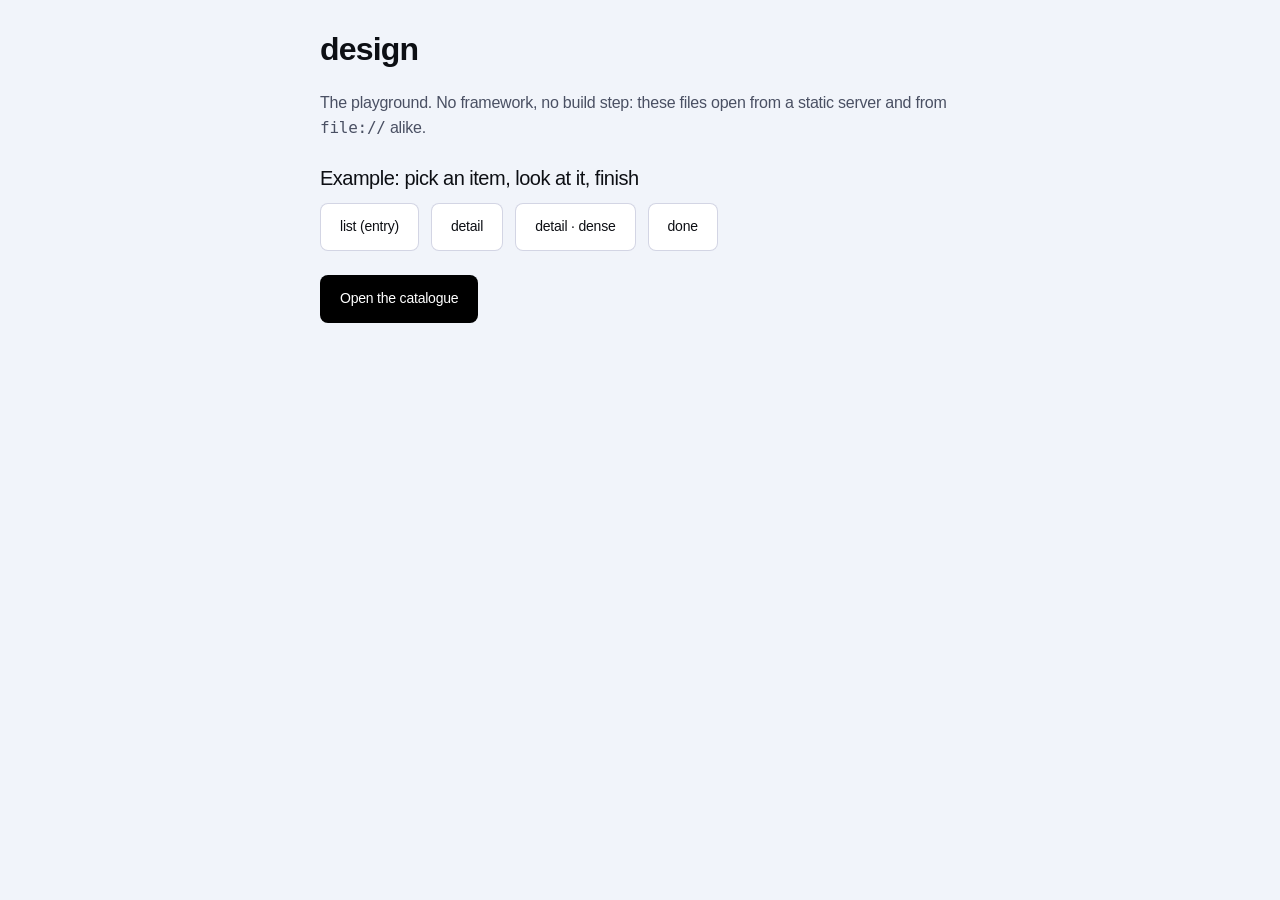
<file: tests/fixtures/vanilla/design/index.html>
<!doctype html>
<html lang="en">
  <head>
    <meta charset="utf-8" />
    <meta name="viewport" content="width=device-width, initial-scale=1" />
    <title>design: journeys and the catalogue</title>
    <script src="./studio-bridge.js"></script>
    <link rel="stylesheet" href="./components.css" />
  </head>
  <body>
    <main data-slot="page">
      <h1 data-slot="heading">design</h1>
      <p data-slot="text" data-tone="muted">
        The playground. No framework, no build step: these files open from a static server and
        from <code>file://</code> alike.
      </p>
      <div data-slot="stack">
        <h2 data-slot="heading" data-size="card">Example: pick an item, look at it, finish</h2>
        <div data-slot="row">
          <a data-slot="button" data-variant="secondary" href="./journeys/example/list.html">list (entry)</a>
          <a data-slot="button" data-variant="secondary" href="./journeys/example/detail.html">detail</a>
          <a data-slot="button" data-variant="secondary" href="./journeys/example/detail--dense.html">detail · dense</a>
          <a data-slot="button" data-variant="secondary" href="./journeys/example/done.html">done</a>
        </div>
      </div>
      <div data-slot="row">
        <a data-slot="button" href="./catalogue.html">Open the catalogue</a>
      </div>
    </main>
  </body>
</html>
</file>
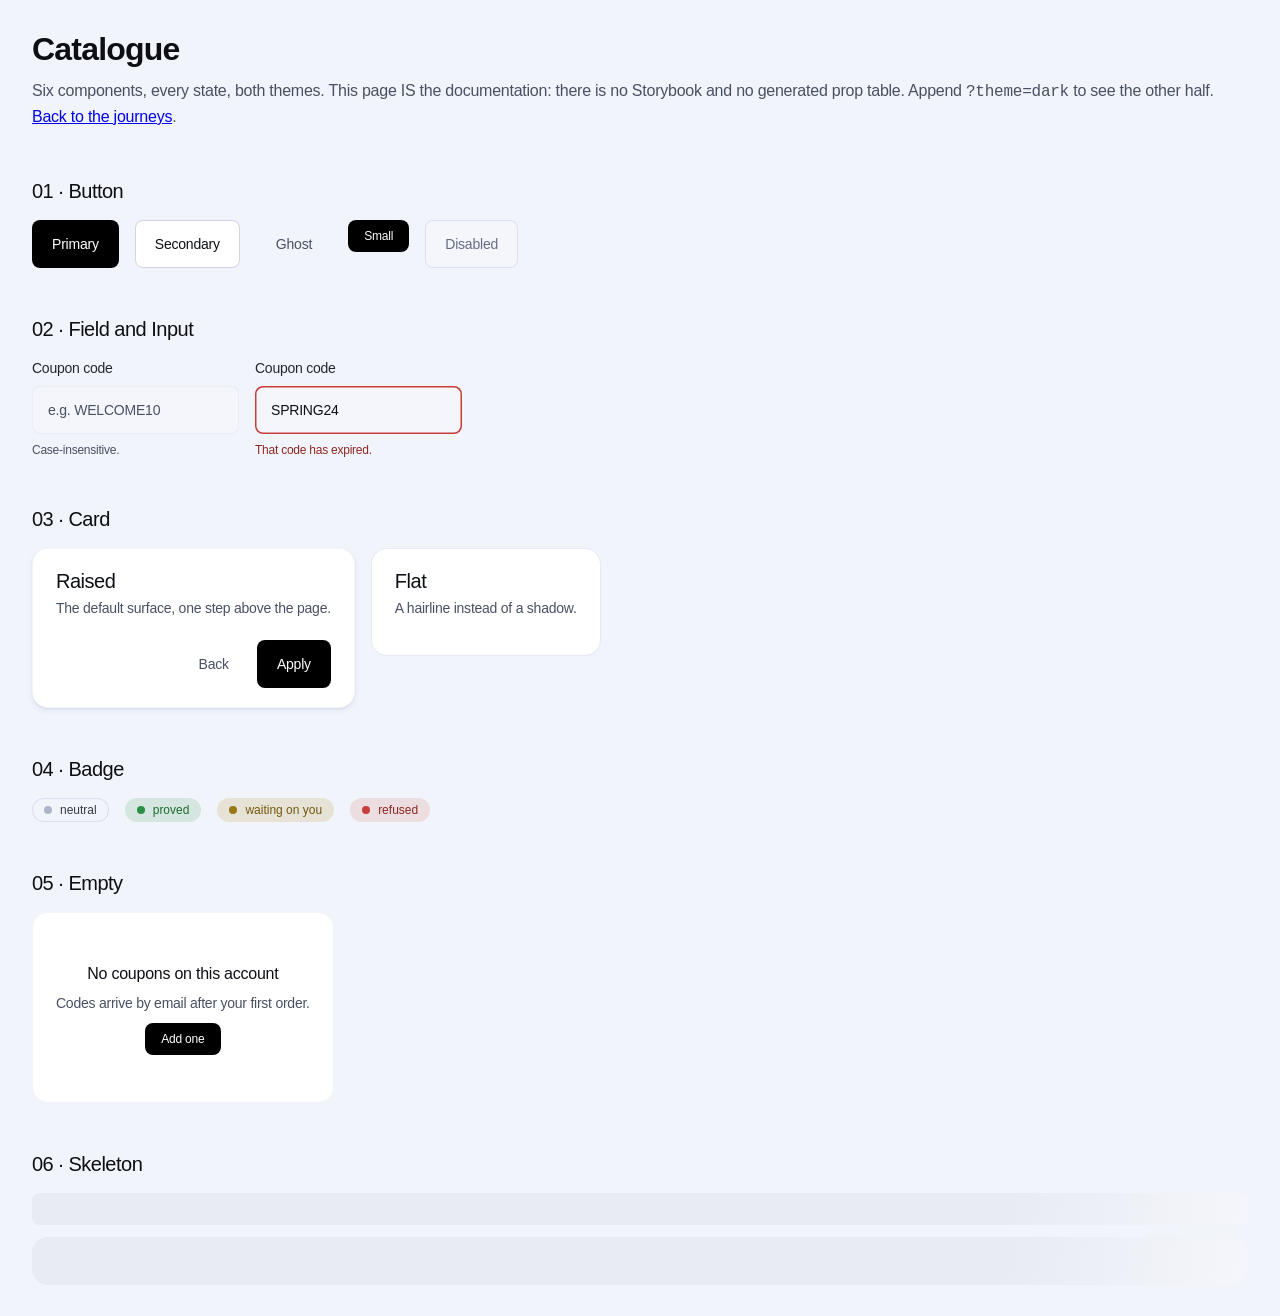
<file: tests/fixtures/vanilla/design/catalogue.html>
<!doctype html>
<html lang="en">
  <head>
    <meta charset="utf-8" />
    <meta name="viewport" content="width=device-width, initial-scale=1" />
    <title>catalogue: every component, every state, both themes</title>
    <!-- The bridge stamps `?theme=` on <html> before first paint, so a screenshot never catches
         a flash of the other theme. `?theme=dark` is the only door; nothing is remembered, because
         a design review that starts in whatever theme the last reader left it in is a review of
         the wrong screen. -->
    <script src="./studio-bridge.js"></script>
    <link rel="stylesheet" href="./components.css" />
  </head>
  <body>
    <div data-slot="catalogue">
      <header data-slot="stack">
        <h1 data-slot="heading">Catalogue</h1>
        <p data-slot="text" data-tone="muted">
          Six components, every state, both themes. This page IS the documentation: there is no
          Storybook and no generated prop table. Append <code>?theme=dark</code> to see the other
          half. <a href="./index.html">Back to the journeys</a>.
        </p>
      </header>

      <section data-slot="catalogue-section">
        <h2 data-slot="heading" data-size="card">01 · Button</h2>
        <div data-slot="catalogue-row">
          <button data-slot="button" type="button">Primary</button>
          <button data-slot="button" data-variant="secondary" type="button">Secondary</button>
          <button data-slot="button" data-variant="ghost" type="button">Ghost</button>
          <button data-slot="button" data-size="sm" type="button">Small</button>
          <button data-slot="button" disabled type="button">Disabled</button>
        </div>
      </section>

      <section data-slot="catalogue-section">
        <h2 data-slot="heading" data-size="card">02 · Field and Input</h2>
        <div data-slot="catalogue-row">
          <div data-slot="field">
            <label data-slot="field-label" for="cat-a">Coupon code</label>
            <input data-slot="input" id="cat-a" placeholder="e.g. WELCOME10" />
            <p data-slot="field-hint">Case-insensitive.</p>
          </div>
          <div data-slot="field">
            <label data-slot="field-label" for="cat-b">Coupon code</label>
            <input aria-invalid="true" data-slot="input" id="cat-b" value="SPRING24" />
            <p data-slot="field-error">That code has expired.</p>
          </div>
        </div>
      </section>

      <section data-slot="catalogue-section">
        <h2 data-slot="heading" data-size="card">03 · Card</h2>
        <div data-slot="catalogue-row">
          <div data-slot="card">
            <div data-slot="card-header">
              <h3 data-slot="card-title">Raised</h3>
              <p data-slot="card-description">The default surface, one step above the page.</p>
            </div>
            <div data-slot="card-footer">
              <button data-slot="button" data-variant="ghost" type="button">Back</button>
              <button data-slot="button" type="button">Apply</button>
            </div>
          </div>
          <div data-slot="card" data-surface="flat">
            <div data-slot="card-header">
              <h3 data-slot="card-title">Flat</h3>
              <p data-slot="card-description">A hairline instead of a shadow.</p>
            </div>
          </div>
        </div>
      </section>

      <section data-slot="catalogue-section">
        <h2 data-slot="heading" data-size="card">04 · Badge</h2>
        <div data-slot="catalogue-row">
          <span data-slot="badge"><span data-slot="badge-dot"></span>neutral</span>
          <span data-slot="badge" data-tone="success"><span data-slot="badge-dot"></span>proved</span>
          <span data-slot="badge" data-tone="warn"><span data-slot="badge-dot"></span>waiting on you</span>
          <span data-slot="badge" data-tone="danger"><span data-slot="badge-dot"></span>refused</span>
        </div>
      </section>

      <section data-slot="catalogue-section">
        <h2 data-slot="heading" data-size="card">05 · Empty</h2>
        <div data-slot="catalogue-row">
          <div data-slot="empty">
            <h4 data-slot="empty-title">No coupons on this account</h4>
            <p data-slot="empty-description">Codes arrive by email after your first order.</p>
            <button data-slot="button" data-size="sm" type="button">Add one</button>
          </div>
        </div>
      </section>

      <section data-slot="catalogue-section">
        <h2 data-slot="heading" data-size="card">06 · Skeleton</h2>
        <div data-slot="stack">
          <span data-slot="skeleton"></span>
          <span data-slot="skeleton" data-shape="card"></span>
        </div>
      </section>
    </div>
  </body>
</html>
</file>
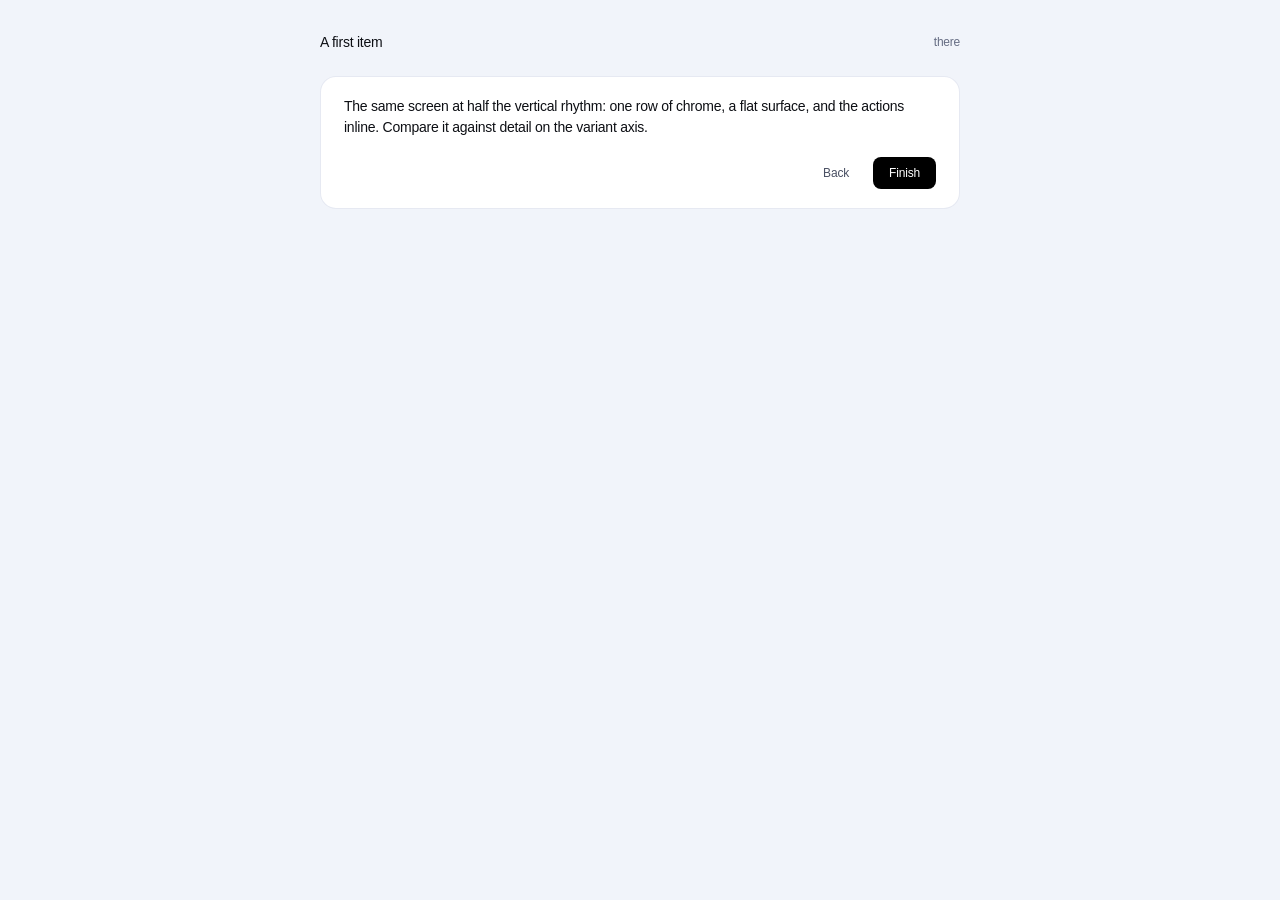
<file: tests/fixtures/vanilla/design/journeys/example/detail--dense.html>
<!doctype html>
<html lang="en">
  <head>
    <meta charset="utf-8" />
    <meta name="viewport" content="width=device-width, initial-scale=1" />
    <title>detail · dense · example</title>
    <!-- RELATIVE, NOT ABSOLUTE: a static journey is real files, so `../../studio-bridge.js`
         resolves under a static server AND under file://. (A framework design app is a single
         page served at every screen path, and uses `/studio-bridge.js` instead.) The tag is a
         CLASSIC script in <head> — no defer, no module — so `?state`, `?variant` and `?theme`
         are on <html> before first paint. -->
    <script src="../../studio-bridge.js"></script>
    <link rel="stylesheet" href="../../components.css" />
  </head>
  <body>
    <main data-screen="detail" data-slot="page" data-states="error ready">
      <div data-justify="between" data-slot="row">
        <p data-slot="text" data-size="sm">A first item</p>
        <p data-slot="text" data-size="xs" data-tone="quiet"><span data-bind="visitor">there</span></p>
      </div>

      <div data-slot="card" data-surface="flat">
        <div data-slot="stack">
          <span data-slot="badge" data-tone="danger" data-when="error"><span data-slot="badge-dot"></span>could not save</span>
          <p data-slot="text" data-size="sm">
            The same screen at half the vertical rhythm: one row of chrome, a flat surface, and the
            actions inline. Compare it against detail on the variant axis.
          </p>
        </div>
        <div data-slot="card-footer">
          <button data-go="back" data-size="sm" data-slot="button" data-variant="ghost" type="button">Back</button>
          <button data-go="done" data-size="sm" data-slot="button" type="button">Finish</button>
        </div>
      </div>
    </main>
  </body>
</html>
</file>
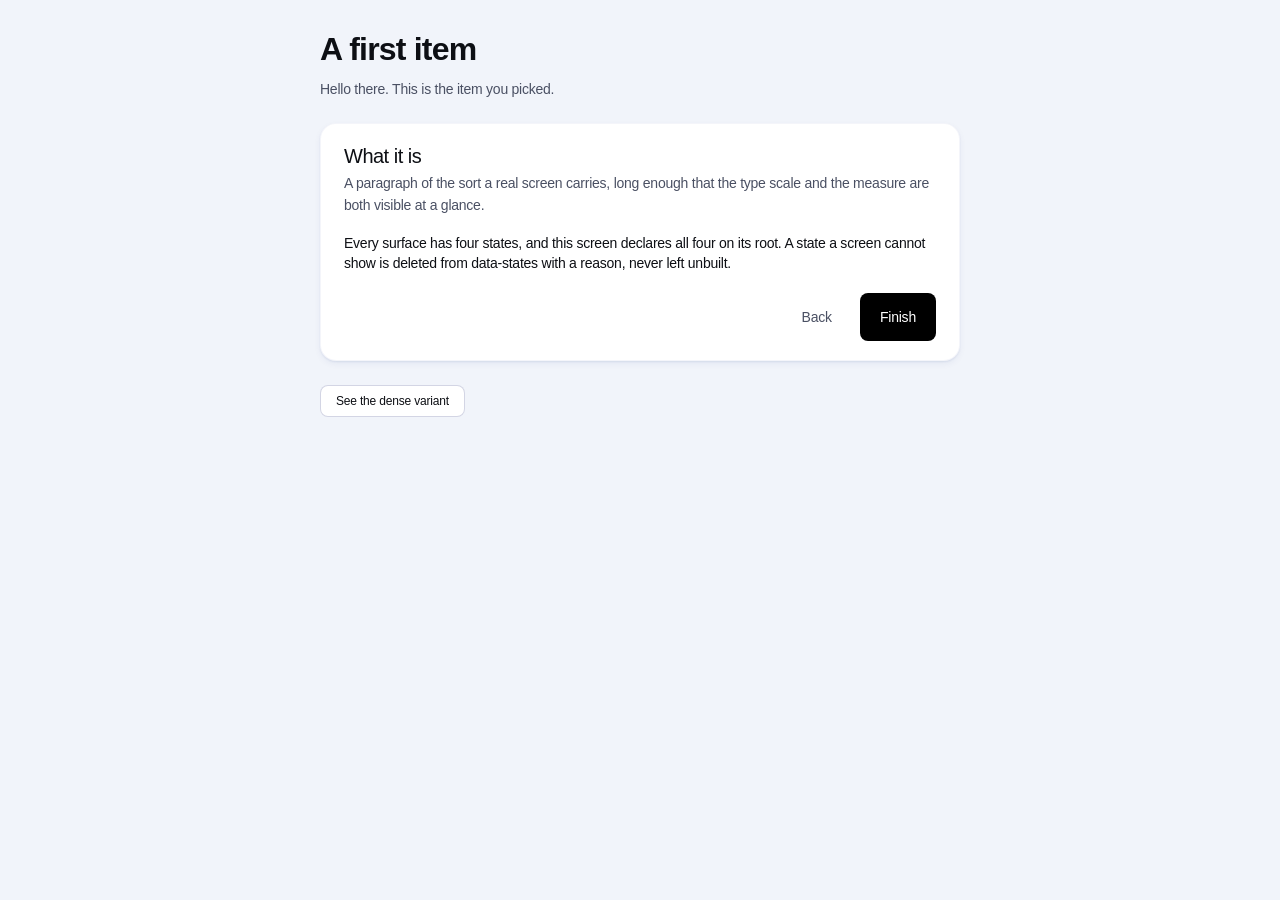
<file: tests/fixtures/vanilla/design/journeys/example/detail.html>
<!doctype html>
<html lang="en">
  <head>
    <meta charset="utf-8" />
    <meta name="viewport" content="width=device-width, initial-scale=1" />
    <title>detail · example</title>
    <!-- RELATIVE, NOT ABSOLUTE: a static journey is real files, so `../../studio-bridge.js`
         resolves under a static server AND under file://. (A framework design app is a single
         page served at every screen path, and uses `/studio-bridge.js` instead.) The tag is a
         CLASSIC script in <head> — no defer, no module — so `?state`, `?variant` and `?theme`
         are on <html> before first paint. -->
    <script src="../../studio-bridge.js"></script>
    <link rel="stylesheet" href="../../components.css" />
  </head>
  <body>
    <main data-screen="detail" data-slot="page" data-states="empty loading error ready">
      <div data-slot="stack">
        <h1 data-slot="heading">A first item</h1>
        <p data-slot="text" data-size="sm" data-tone="muted">
          Hello <span data-bind="visitor">there</span>. This is the item you picked.
        </p>
      </div>

      <div data-slot="stack" data-when="loading">
        <span data-slot="skeleton"></span>
        <span data-slot="skeleton" data-shape="card"></span>
      </div>

      <div data-when="empty">
        <div data-slot="empty">
          <h4 data-slot="empty-title">Nothing to show</h4>
          <p data-slot="empty-description">This item has no content yet.</p>
        </div>
      </div>

      <div data-slot="card" data-when="error ready">
        <div data-slot="card-header">
          <h3 data-slot="card-title">What it is</h3>
          <p data-slot="card-description">
            A paragraph of the sort a real screen carries, long enough that the type scale and the
            measure are both visible at a glance.
          </p>
        </div>
        <div data-slot="stack">
          <span data-slot="badge" data-tone="danger" data-when="error"><span data-slot="badge-dot"></span>could not save</span>
          <p data-slot="text" data-size="sm">
            Every surface has four states, and this screen declares all four on its root. A state a
            screen cannot show is deleted from data-states with a reason, never left unbuilt.
          </p>
        </div>
        <div data-slot="card-footer">
          <button data-go="back" data-slot="button" data-variant="ghost" type="button">Back</button>
          <button data-go="done" data-slot="button" type="button">Finish</button>
        </div>
      </div>

      <div data-slot="row">
        <!-- A VARIANT IS A FILE. In a static journey the bridge rewrites this to
             `detail--dense.html`; in a framework journey it becomes `?variant=dense`. -->
        <button data-go="detail?variant=dense" data-size="sm" data-slot="button" data-variant="secondary" type="button">
          See the dense variant
        </button>
      </div>
    </main>
  </body>
</html>
</file>
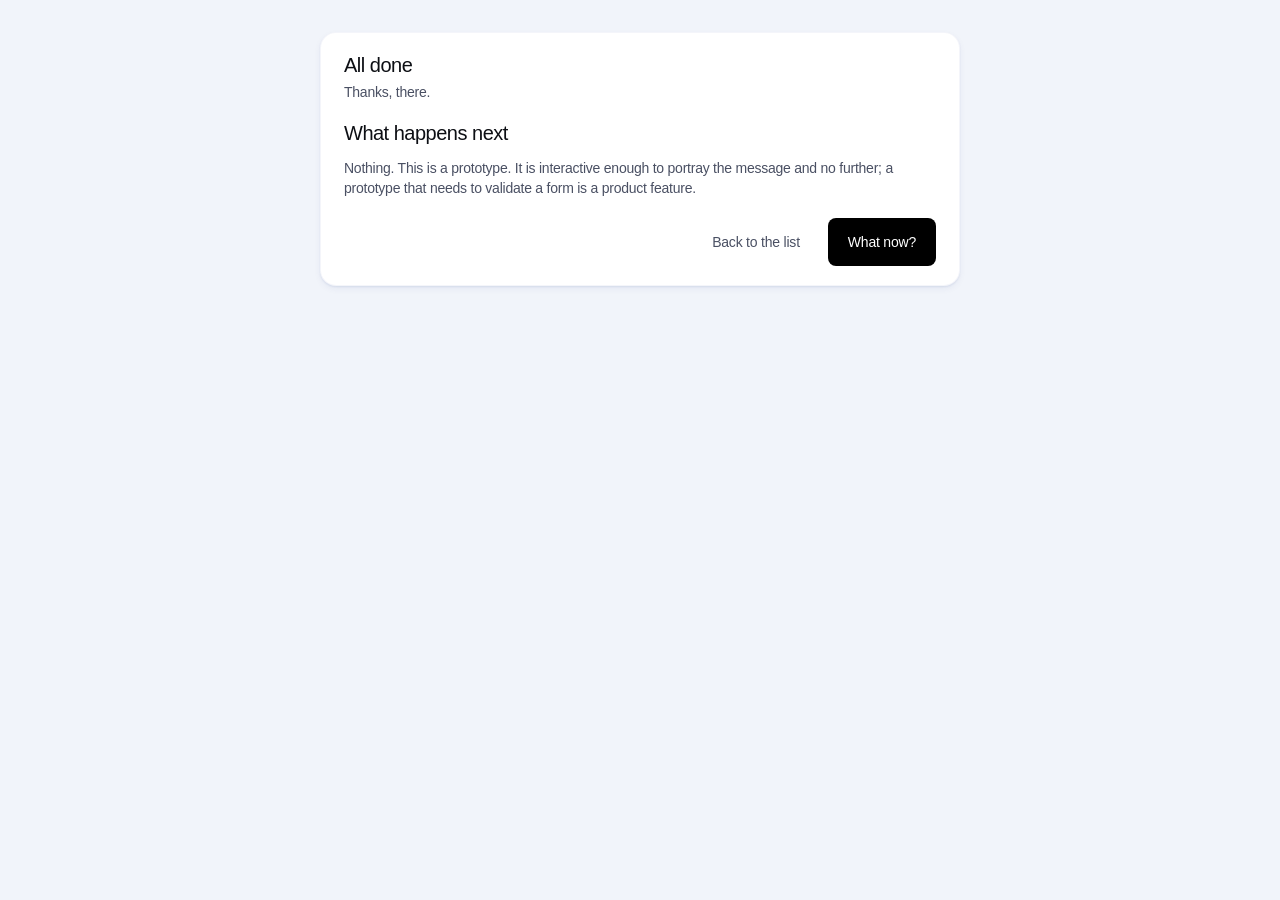
<file: tests/fixtures/vanilla/design/journeys/example/done.html>
<!doctype html>
<html lang="en">
  <head>
    <meta charset="utf-8" />
    <meta name="viewport" content="width=device-width, initial-scale=1" />
    <title>done · example</title>
    <!-- RELATIVE, NOT ABSOLUTE: a static journey is real files, so `../../studio-bridge.js`
         resolves under a static server AND under file://. (A framework design app is a single
         page served at every screen path, and uses `/studio-bridge.js` instead.) The tag is a
         CLASSIC script in <head> — no defer, no module — so `?state`, `?variant` and `?theme`
         are on <html> before first paint. -->
    <script src="../../studio-bridge.js"></script>
    <link rel="stylesheet" href="../../components.css" />
  </head>
  <body>
    <main data-screen="done" data-slot="page" data-states="error ready">
      <div data-when="error">
        <div data-slot="empty">
          <h4 data-slot="empty-title">Not finished</h4>
          <p data-slot="empty-description">Something went wrong on the way here.</p>
          <button data-go="list" data-slot="button" type="button">Start again</button>
        </div>
      </div>

      <div data-slot="card" data-when="ready">
        <div data-slot="card-header">
          <h3 data-slot="card-title">All done</h3>
          <p data-slot="card-description">Thanks, <span data-bind="visitor">there</span>.</p>
        </div>
        <div data-slot="stack">
          <h2 data-slot="heading" data-size="card">What happens next</h2>
          <p data-slot="text" data-size="sm" data-tone="muted">
            Nothing. This is a prototype. It is interactive enough to portray the message and no
            further; a prototype that needs to validate a form is a product feature.
          </p>
        </div>
        <div data-slot="card-footer">
          <!-- The back edge: the flow map breaks the cycle here and draws this one dashed. -->
          <button data-go="list" data-slot="button" data-variant="ghost" type="button">Back to the list</button>
          <!-- An OVERLAY is Figma's second action: `data-go="#id"` opens a <dialog> in place. -->
          <button data-go="#what-now" data-slot="button" type="button">What now?</button>
        </div>
      </div>

      <dialog data-slot="card" id="what-now">
        <div data-slot="stack">
          <h2 data-slot="heading" data-size="card">What now</h2>
          <p data-slot="text" data-size="sm">
            Comment on anything in this screen from the studio, send the round, and the agent
            answers it item by item.
          </p>
          <form data-justify="end" data-slot="row" method="dialog">
            <button data-size="sm" data-slot="button" data-variant="secondary" type="submit">Close</button>
          </form>
        </div>
      </dialog>
    </main>
  </body>
</html>
</file>
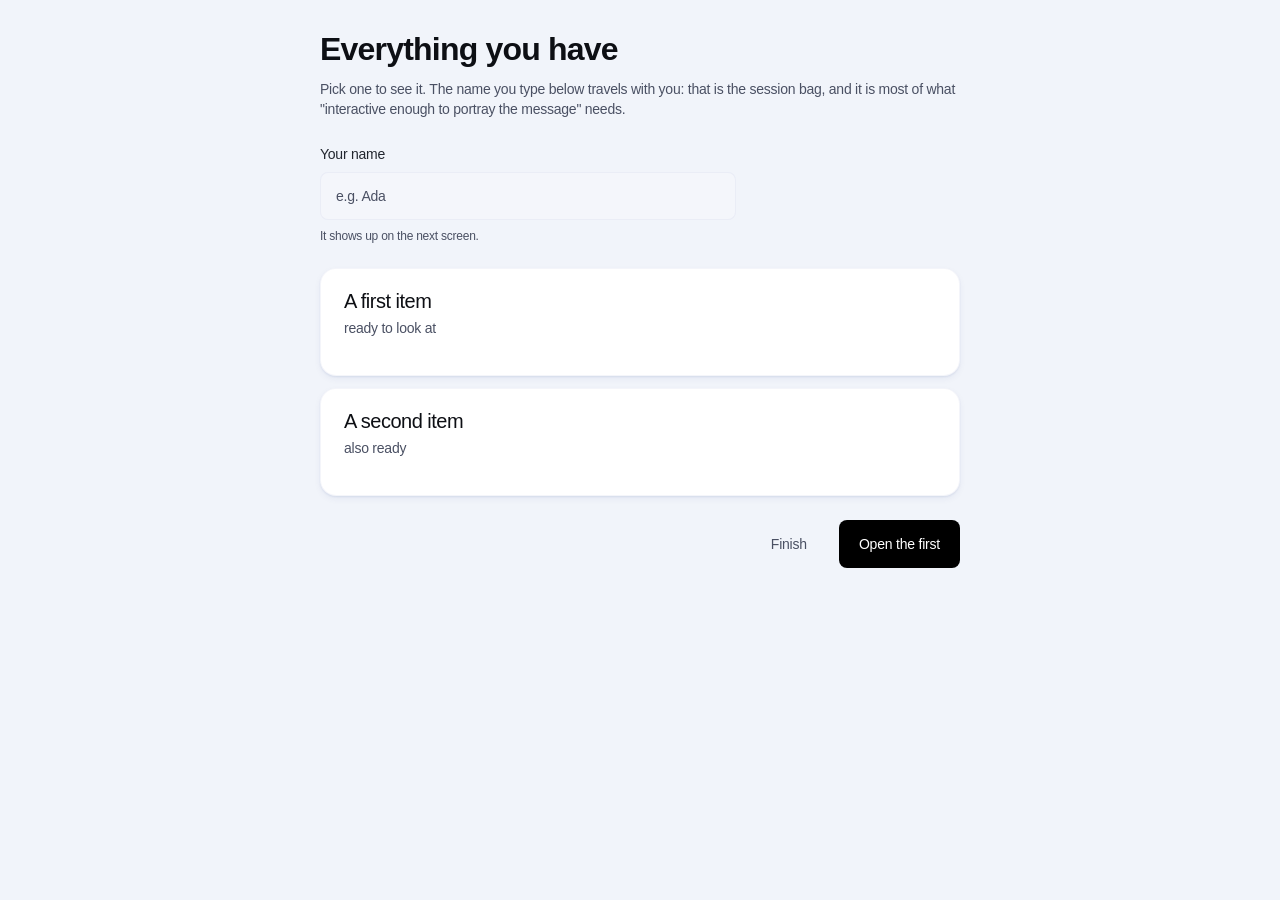
<file: tests/fixtures/vanilla/design/journeys/example/list.html>
<!doctype html>
<html lang="en">
  <head>
    <meta charset="utf-8" />
    <meta name="viewport" content="width=device-width, initial-scale=1" />
    <title>list · example</title>
    <!-- RELATIVE, NOT ABSOLUTE: a static journey is real files, so `../../studio-bridge.js`
         resolves under a static server AND under file://. (A framework design app is a single
         page served at every screen path, and uses `/studio-bridge.js` instead.) The tag is a
         CLASSIC script in <head> — no defer, no module — so `?state`, `?variant` and `?theme`
         are on <html> before first paint. -->
    <script src="../../studio-bridge.js"></script>
    <link rel="stylesheet" href="../../components.css" />
  </head>
  <body>
    <main data-screen="list" data-slot="page" data-states="empty loading error ready">
      <div data-slot="stack">
        <h1 data-slot="heading">Everything you have</h1>
        <p data-slot="text" data-size="sm" data-tone="muted">
          Pick one to see it. The name you type below travels with you: that is the session bag,
          and it is most of what "interactive enough to portray the message" needs.
        </p>
      </div>

      <!-- THE SESSION BAG: a NAMED control is mirrored into sessionStorage on change, and
           `data-bind` on a later screen is filled from it. No wiring, no state, no store.
           A `type="password"` control and any name starting with `_` are never stored. -->
      <div data-slot="field">
        <label data-slot="field-label" for="visitor">Your name</label>
        <input data-slot="input" id="visitor" name="visitor" placeholder="e.g. Ada" />
        <p data-slot="field-hint">It shows up on the next screen.</p>
      </div>

      <div data-when="empty">
        <div data-slot="empty">
          <h4 data-slot="empty-title">No items</h4>
          <p data-slot="empty-description">Nothing has been added to this account yet.</p>
          <button data-go="done" data-slot="button" type="button">Skip to the end</button>
        </div>
      </div>

      <div data-slot="stack" data-when="loading">
        <span data-slot="skeleton" data-shape="card"></span>
        <span data-slot="skeleton" data-shape="card"></span>
        <span data-slot="skeleton" data-shape="card"></span>
      </div>

      <div data-slot="stack" data-when="error ready">
        <div data-slot="row" data-when="error">
          <span data-slot="badge" data-tone="danger"><span data-slot="badge-dot"></span>could not refresh</span>
          <p data-slot="text" data-size="sm" data-tone="muted">Showing what was here last.</p>
        </div>

        <!-- A LINK IS `data-go`, AND ITS VALUE IS ALWAYS A STRING LITERAL. That is what lets the
             flow map be derived by a grep rather than by running anything. -->
        <div data-go="detail" data-slot="card" data-surface="interactive">
          <div data-slot="card-header">
            <h3 data-slot="card-title">A first item</h3>
            <p data-slot="card-description">ready to look at</p>
          </div>
        </div>
        <div data-go="detail" data-slot="card" data-surface="interactive">
          <div data-slot="card-header">
            <h3 data-slot="card-title">A second item</h3>
            <p data-slot="card-description">also ready</p>
          </div>
        </div>
      </div>

      <div data-justify="end" data-slot="row">
        <button data-go="done" data-slot="button" data-variant="ghost" type="button">Finish</button>
        <button data-go="detail" data-slot="button" type="button">Open the first</button>
      </div>
    </main>
  </body>
</html>
</file>
<file: tests/fixtures/vanilla/design/components.css>
/* The design system: six primitives, in CSS, reading nothing but the generated tokens.
 *
 * THIS FILE IS THE LINT'S "INSIDE". A token may be named here and nowhere else; a screen
 * composes these classes and writes no colour, radius, shadow or font size of its own. When a
 * screen needs one, a component is missing — build the component.
 *
 * EVERY COMPONENT ROOT CARRIES `data-slot`, and the selector is the ATTRIBUTE, not a class.
 * That is the identity a comment, a shot and a test all use instead of reading markup, and it is
 * what lets the studio's pick mode say `payment › card › card-footer › button "Pay now"` rather
 * than a CSS path nobody can read.
 *
 * THE FOUR SURFACE STATES are `html[data-state="…"]` rules, because the bridge stamps the state
 * on <html> before first paint. A screen declares which states it has on its root's
 * `data-states`; the lint checks the declaration exists and the shots script walks it. */

@import "./tokens.css";

/* THE COMPONENTS ARE IN A LAYER AND THE STATE RULES ARE NOT. An unlayered rule beats every
 * layered one whatever its weight, so `[data-when] { display: none }` cannot lose to a slot's own
 * `display`, and `revert-layer` hands a revealed branch back that display (the lint's
 * `state-rule-loses`). */
@layer components {
  * {
    box-sizing: border-box;
  }

  body {
    margin: 0;
    background: var(--ds-color-bg);
    color: var(--ds-color-fg);
    font-family: var(--ds-font-sans);
    font-size: var(--ds-text-base-size);
    line-height: var(--ds-text-base-leading);
    letter-spacing: var(--ds-track-ui);
    -webkit-font-smoothing: antialiased;
  }

  :is(a, button, input, select, textarea, summary, [tabindex]):focus-visible {
    outline: none;
    box-shadow: var(--ds-shadow-focus);
  }

  @media (prefers-reduced-motion: reduce) {
    *,
    *::before,
    *::after {
      /* biome-ignore lint/complexity/noImportantStyles: a person who asked their OS to stop
       animations is not asking politely; every component's own transition has to lose, and
       there is no other way in CSS to say that.  design-lint-ok */
      animation: none !important;
      /* biome-ignore lint/complexity/noImportantStyles: as above.  design-lint-ok */
      transition: none !important;
    }
  }

  .sr-only {
    position: absolute;
    width: 1px;
    height: 1px;
    /* The visually-hidden idiom is a fixed recipe, not a spacing decision: a token here would be
     a token whose only correct value is -1px.  design-lint-ok */
    margin: -1px;
    padding: 0;
    border: 0;
    overflow: hidden;
    clip-path: inset(50%);
    white-space: nowrap;
  }

  /* ---------------------------------------------------------------- layout */

  [data-slot="page"] {
    max-width: 44rem;
    margin: 0 auto;
    padding: var(--ds-space-8);
    display: flex;
    flex-direction: column;
    gap: var(--ds-space-6);
    min-height: 100vh;
  }

  [data-slot="stack"] {
    display: flex;
    flex-direction: column;
    gap: var(--ds-space-3);
    min-width: 0;
  }

  [data-slot="row"] {
    display: flex;
    flex-direction: row;
    flex-wrap: wrap;
    align-items: center;
    gap: var(--ds-space-3);
    min-width: 0;
  }

  [data-slot="row"][data-justify="end"] {
    justify-content: flex-end;
  }

  [data-slot="row"][data-justify="between"] {
    justify-content: space-between;
  }

  [data-slot="heading"] {
    margin: 0;
    font-size: var(--ds-text-xl-size);
    line-height: var(--ds-text-xl-leading);
    letter-spacing: var(--ds-track-head);
    font-weight: 700;
  }

  [data-slot="heading"][data-size="card"] {
    font-size: var(--ds-text-md-size);
    line-height: var(--ds-text-md-leading);
    font-weight: 500;
  }

  [data-slot="text"] {
    margin: 0;
    min-width: 0;
  }

  [data-slot="text"][data-tone="muted"] {
    color: var(--ds-color-muted);
  }

  [data-slot="text"][data-tone="quiet"] {
    color: var(--ds-color-quiet);
  }

  [data-slot="text"][data-size="sm"] {
    font-size: var(--ds-text-sm-size);
    line-height: var(--ds-text-sm-leading);
  }

  [data-slot="text"][data-size="xs"] {
    font-size: var(--ds-text-xs-size);
    line-height: var(--ds-text-xs-leading);
  }

  /* ---------------------------------------------------------------- button */

  [data-slot="button"] {
    display: inline-flex;
    align-items: center;
    justify-content: center;
    gap: var(--ds-space-2);
    height: var(--ds-space-12);
    padding: 0 var(--ds-space-5);
    border: 0;
    border-radius: var(--ds-radius-sm);
    background: var(--ds-color-accent);
    color: var(--ds-color-accent-fg);
    font-family: var(--ds-font-sans);
    font-size: var(--ds-text-sm-size);
    font-weight: 500;
    letter-spacing: var(--ds-track-ui);
    white-space: nowrap;
    cursor: pointer;
    text-decoration: none;
    transition:
      background-color var(--ds-motion-fast) var(--ds-motion-easing),
      box-shadow var(--ds-motion-fast) var(--ds-motion-easing),
      translate var(--ds-motion-fast) var(--ds-motion-easing);
  }

  [data-slot="button"]:hover {
    translate: 0 -1px;
    box-shadow: var(--ds-shadow-2);
  }

  [data-slot="button"]:active {
    translate: 0 1px;
    box-shadow: none;
  }

  [data-slot="button"][data-variant="secondary"] {
    background: var(--ds-color-surface);
    color: var(--ds-color-fg);
    box-shadow: var(--ds-shadow-hairline-strong);
  }

  [data-slot="button"][data-variant="ghost"] {
    background: none;
    color: var(--ds-color-muted);
    box-shadow: none;
  }

  [data-slot="button"][data-variant="ghost"]:hover {
    background: var(--ds-primitive-gray-200);
    color: var(--ds-color-fg);
  }

  [data-slot="button"][data-size="sm"] {
    height: var(--ds-space-8);
    padding: 0 var(--ds-space-4);
    font-size: var(--ds-text-xs-size);
  }

  [data-slot="button"]:disabled,
  [data-slot="button"][aria-disabled="true"] {
    pointer-events: none;
    translate: 0 0;
    cursor: not-allowed;
    background: var(--ds-color-surface-2);
    color: var(--ds-color-quiet);
    box-shadow: var(--ds-shadow-hairline);
  }

  /* ---------------------------------------------------------------- field + input */

  [data-slot="field"] {
    display: flex;
    flex-direction: column;
    gap: var(--ds-space-2);
    max-width: 26rem;
  }

  [data-slot="field-label"] {
    font-size: var(--ds-text-sm-size);
    line-height: var(--ds-text-sm-leading);
    font-weight: 500;
    color: var(--ds-primitive-gray-800);
  }

  [data-slot="field-hint"] {
    margin: 0;
    font-size: var(--ds-text-xs-size);
    line-height: var(--ds-text-xs-leading);
    color: var(--ds-color-muted);
  }

  [data-slot="field-error"] {
    margin: 0;
    font-size: var(--ds-text-xs-size);
    line-height: var(--ds-text-xs-leading);
    font-weight: 500;
    color: var(--ds-color-danger-fg);
  }

  [data-slot="input"] {
    height: var(--ds-space-12);
    width: 100%;
    padding: 0 var(--ds-space-4);
    border: 0;
    border-radius: var(--ds-radius-sm);
    background: var(--ds-color-surface-2);
    color: var(--ds-color-fg);
    font-family: var(--ds-font-sans);
    font-size: var(--ds-text-sm-size);
    letter-spacing: var(--ds-track-ui);
    box-shadow: var(--ds-shadow-hairline-soft);
    transition:
      background-color var(--ds-motion-fast) var(--ds-motion-easing),
      box-shadow var(--ds-motion-fast) var(--ds-motion-easing);
  }

  [data-slot="input"]::placeholder {
    color: var(--ds-color-muted);
  }

  [data-slot="input"]:hover {
    background: var(--ds-primitive-gray-200);
  }

  [data-slot="input"][aria-invalid="true"] {
    box-shadow: inset 0 0 0 1.5px var(--ds-color-danger-strong);
  }

  /* ---------------------------------------------------------------- card */

  [data-slot="card"] {
    border-radius: var(--ds-radius-lg);
    background: var(--ds-color-surface);
    color: var(--ds-color-fg);
    padding: var(--ds-space-5) var(--ds-space-6);
    box-shadow: var(--ds-shadow-edge-raised);
  }

  [data-slot="card"][data-surface="flat"] {
    box-shadow: var(--ds-shadow-hairline);
  }

  [data-slot="card"][data-surface="interactive"] {
    cursor: pointer;
    transition:
      box-shadow var(--ds-motion-fast) var(--ds-motion-easing),
      translate var(--ds-motion-fast) var(--ds-motion-easing);
  }

  [data-slot="card"][data-surface="interactive"]:hover {
    translate: 0 -1px;
    box-shadow: var(--ds-shadow-2);
  }

  [data-slot="card-header"] {
    display: flex;
    flex-direction: column;
    margin-bottom: var(--ds-space-4);
  }

  [data-slot="card-title"] {
    margin: 0 0 var(--ds-space-1);
    font-size: var(--ds-text-md-size);
    line-height: var(--ds-text-md-leading);
    letter-spacing: var(--ds-track-head);
    font-weight: 500;
  }

  [data-slot="card-description"] {
    margin: 0;
    font-size: var(--ds-text-sm-size);
    line-height: var(--ds-text-base-leading);
    color: var(--ds-color-muted);
  }

  [data-slot="card-footer"] {
    display: flex;
    align-items: center;
    justify-content: flex-end;
    gap: var(--ds-space-2);
    margin-top: var(--ds-space-5);
  }

  /* ---------------------------------------------------------------- badge */

  /* COLOUR IS NEVER THE ONLY SIGNAL: a badge always carries a word, and the dot is a second mark
   rather than the only one. */
  [data-slot="badge"] {
    display: inline-flex;
    width: fit-content;
    align-items: center;
    gap: var(--ds-space-2);
    padding: var(--ds-space-1) var(--ds-space-3);
    border-radius: var(--ds-radius-full);
    font-size: var(--ds-text-xs-size);
    line-height: var(--ds-text-xs-leading);
    font-weight: 500;
    letter-spacing: var(--ds-track-none);
    color: var(--ds-primitive-gray-700);
    box-shadow: var(--ds-shadow-hairline);
  }

  [data-slot="badge-dot"] {
    width: var(--ds-space-2);
    height: var(--ds-space-2);
    flex-shrink: 0;
    border-radius: var(--ds-radius-full);
    background: var(--ds-primitive-gray-400);
  }

  [data-slot="badge"][data-tone="danger"] {
    background: var(--ds-color-danger);
    color: var(--ds-color-danger-fg);
    box-shadow: none;
  }

  [data-slot="badge"][data-tone="danger"] [data-slot="badge-dot"] {
    background: var(--ds-color-danger-strong);
  }

  [data-slot="badge"][data-tone="success"] {
    background: var(--ds-color-success);
    color: var(--ds-color-success-fg);
    box-shadow: none;
  }

  [data-slot="badge"][data-tone="success"] [data-slot="badge-dot"] {
    background: var(--ds-color-success-strong);
  }

  [data-slot="badge"][data-tone="warn"] {
    background: var(--ds-color-warn);
    color: var(--ds-color-warn-fg);
    box-shadow: none;
  }

  [data-slot="badge"][data-tone="warn"] [data-slot="badge-dot"] {
    background: var(--ds-color-warn-strong);
  }

  /* ---------------------------------------------------------------- empty */

  [data-slot="empty"] {
    display: grid;
    place-items: center;
    gap: var(--ds-space-2);
    padding: var(--ds-space-12) var(--ds-space-6);
    border-radius: var(--ds-radius-lg);
    background: var(--ds-color-surface);
    text-align: center;
    box-shadow: var(--ds-shadow-hairline-soft);
  }

  [data-slot="empty-title"] {
    margin: var(--ds-space-1) 0 0;
    font-size: var(--ds-text-base-size);
    line-height: var(--ds-text-md-leading);
    font-weight: 500;
  }

  [data-slot="empty-description"] {
    margin: 0;
    max-width: 38ch;
    font-size: var(--ds-text-sm-size);
    line-height: var(--ds-text-base-leading);
    color: var(--ds-color-muted);
  }

  /* ---------------------------------------------------------------- skeleton */

  [data-slot="skeleton"] {
    display: block;
    height: var(--ds-space-8);
    border-radius: var(--ds-radius-sm);
    background: var(--ds-primitive-gray-200);
    background-image: linear-gradient(
      100deg,
      var(--ds-primitive-gray-200) 40%,
      var(--ds-primitive-gray-100) 50%,
      var(--ds-primitive-gray-200) 60%
    );
    background-size: 200% 100%;
    color: transparent;
    user-select: none;
    animation: ds-shimmer 1.4s linear infinite;
  }

  [data-slot="skeleton"][data-shape="card"] {
    height: var(--ds-space-12);
    border-radius: var(--ds-radius-lg);
  }

  @keyframes ds-shimmer {
    to {
      background-position: -200% 0;
    }
  }
}

/* ---------------------------------------------------------------- the four surface states */

/* A SURFACE STATE IS A ROOT ATTRIBUTE, and every screen shows exactly one branch. The bridge
   stamps `data-state` from `?state=` before first paint, so there is no flash and no script. */
[data-when] {
  display: none;
}

html[data-state="empty"] [data-when~="empty"],
html[data-state="loading"] [data-when~="loading"],
html[data-state="error"] [data-when~="error"],
html[data-state="ready"] [data-when~="ready"] {
  display: revert-layer;
}

@layer components {
  /* ---------------------------------------------------------------- the catalogue's own chrome */

  [data-slot="catalogue"] {
    display: flex;
    flex-direction: column;
    gap: var(--ds-space-12);
    padding: var(--ds-space-8);
  }

  [data-slot="catalogue-section"] {
    display: flex;
    flex-direction: column;
    gap: var(--ds-space-4);
  }

  [data-slot="catalogue-row"] {
    display: flex;
    flex-wrap: wrap;
    align-items: flex-start;
    gap: var(--ds-space-4);
  }
}
</file>
